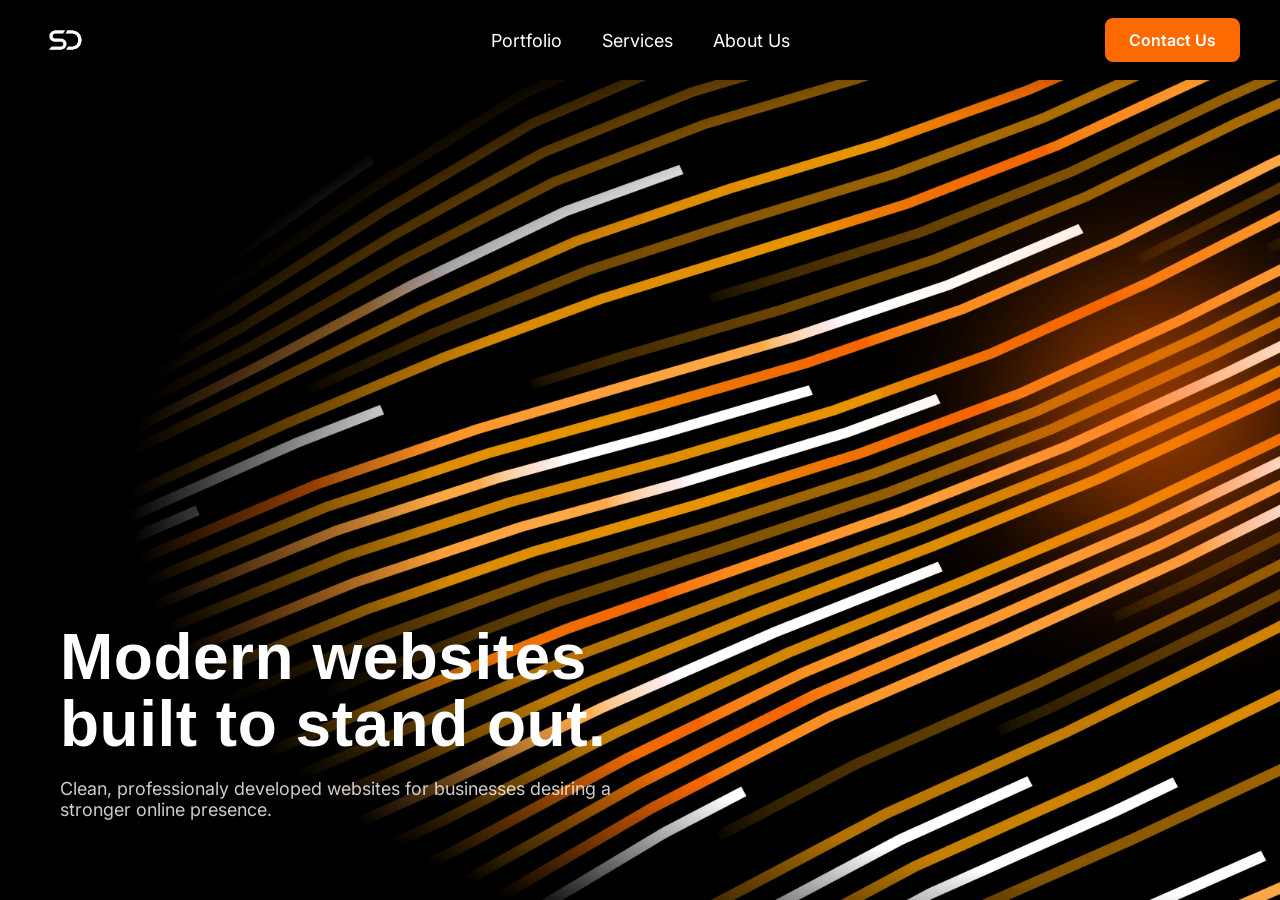
<file: index.html>
<!DOCTYPE html>
<html lang="en">
<head>
  <meta charset="UTF-8" />
  <meta name="viewport" content="width=device-width, initial-scale=1.0" />
  <link href="https://fonts.googleapis.com/css2?family=Inter:wght@300;400;500;600;700&display=swap" rel="stylesheet">
  <title>Sydell Designs</title>
  <link rel="stylesheet" href="styles.css">
</head>
<body>

  <header class="navbar">
    <div class="nav-left">
      <a href="index.html" class="logo-link">
        <img src="images/logo.png" alt="Logo" class="logo" />
      </a>
    </div>

    <nav class="nav-center">
      <a href="portfolio.html">Portfolio</a>
      <a href="services.html">Services</a>
      <a href="about.html">About Us</a>
    </nav>

    <div class="nav-right">
      <a href="contact.html" class="contact-btn">Contact Us</a>
    </div>
  </header>

  <main>
    <section class="hero">
      <div class="hero-left">
        <h1>Modern websites built to stand out.</h1>
        <p>
          Clean, professionaly developed websites for businesses desiring a stronger online presence.
        </p>
      </div>
    </section>
  </main>
 
</body>
</html>
</file>
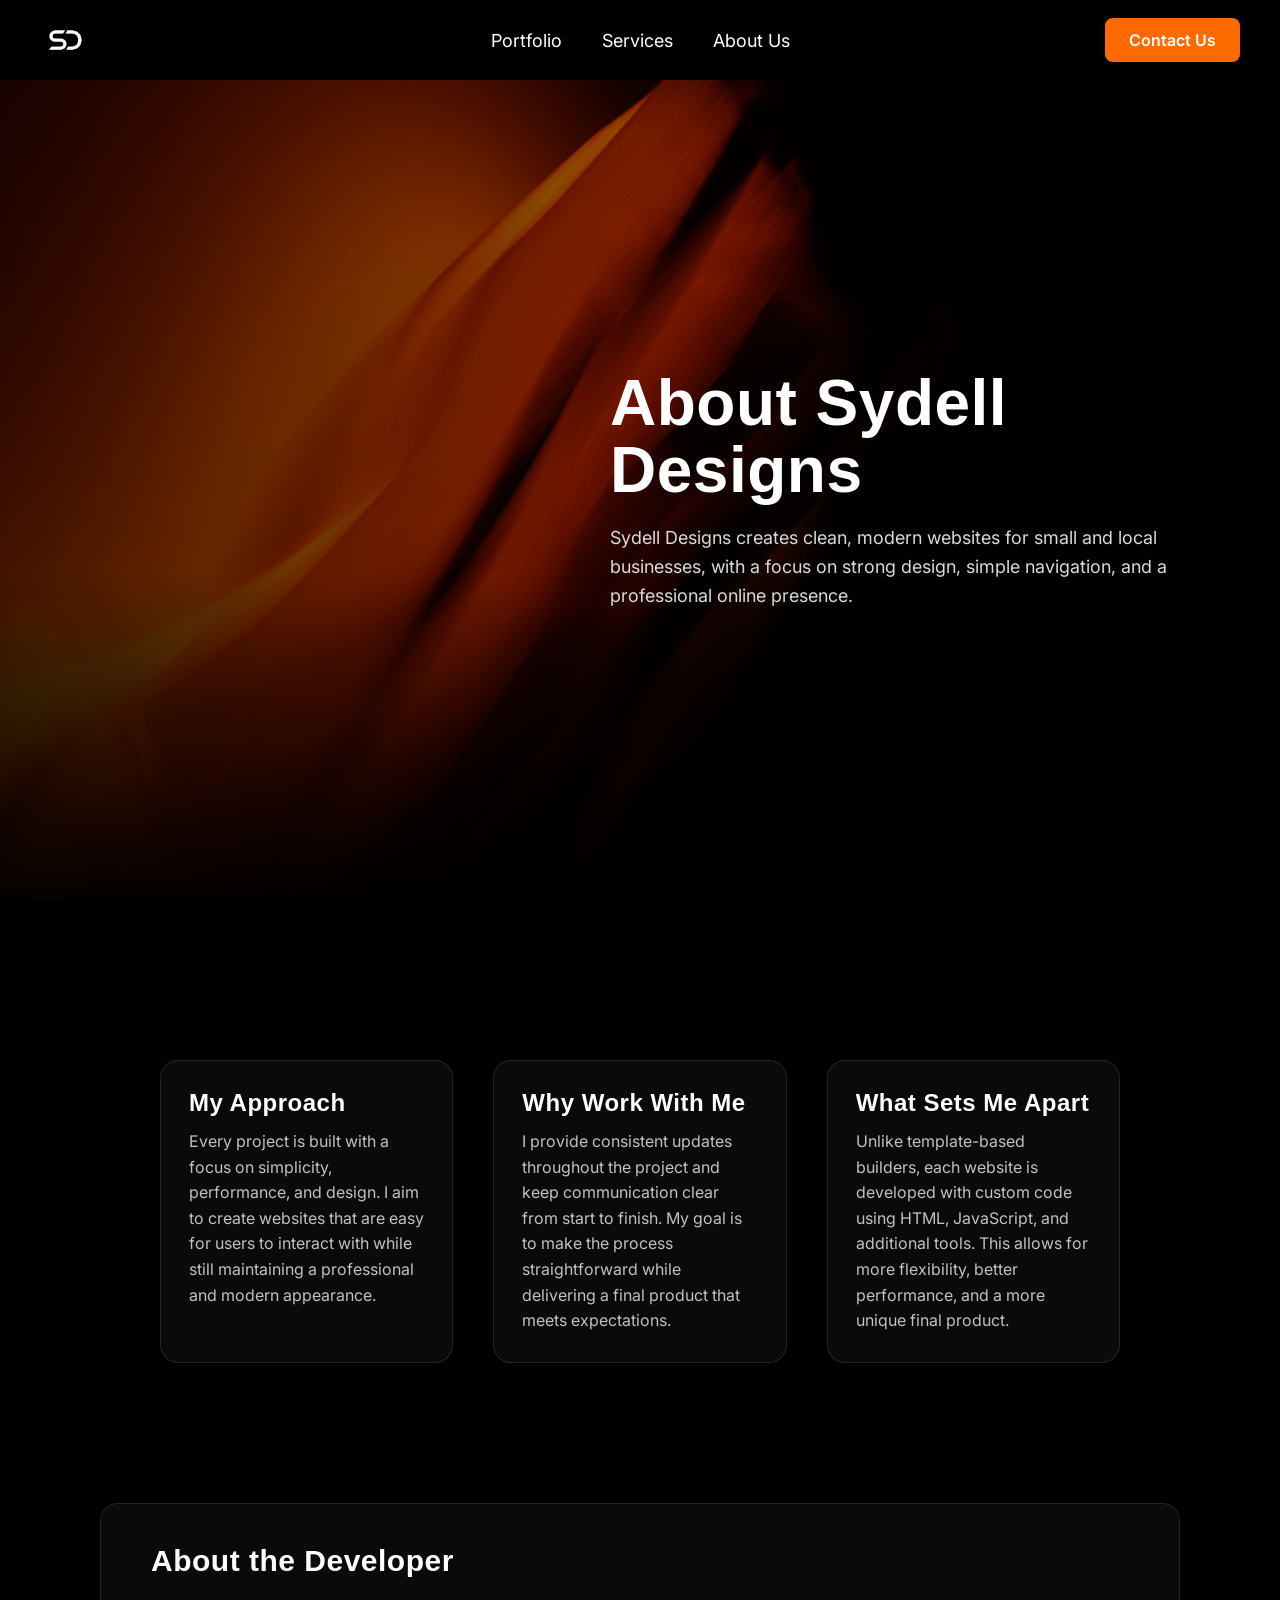
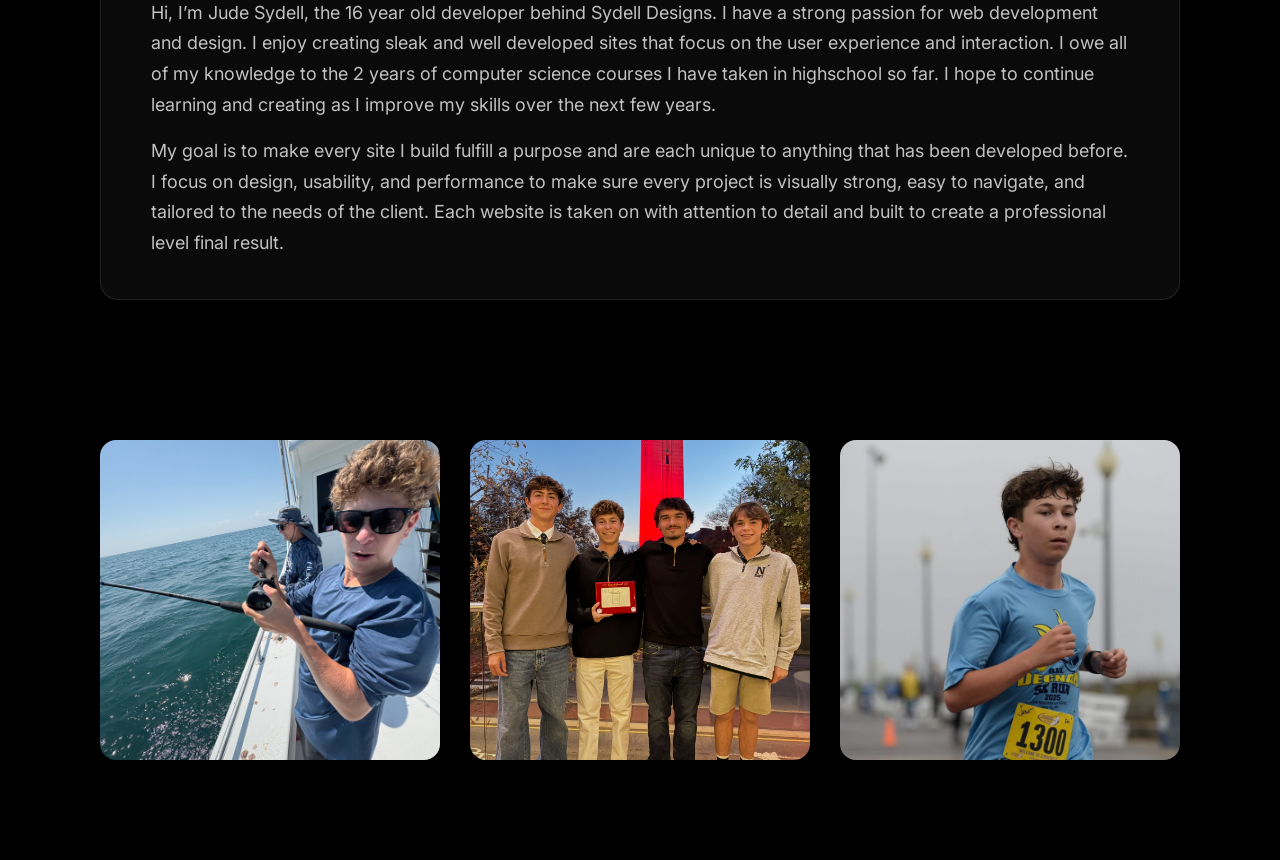
<file: about.html>
<!DOCTYPE html>
<html lang="en">
<head>
  <meta charset="UTF-8" />
  <meta name="viewport" content="width=device-width, initial-scale=1.0"/>
  <link href="https://fonts.googleapis.com/css2?family=Inter:wght@300;400;500;600;700&display=swap" rel="stylesheet">
  <title>About | Sydell Designs</title>
  <link rel="stylesheet" href="styles.css"/>
</head>
<body>

  <header class="navbar">
    <div class="nav-left">
      <a href="index.html" class="logo-link">
        <img src="images/logo.png" alt="Logo" class="logo"/>
      </a>
    </div>

    <nav class="nav-center">
      <a href="portfolio.html">Portfolio</a>
      <a href="services.html">Services</a>
      <a href="about.html">About Us</a>
    </nav>

    <div class="nav-right">
      <a href="contact.html" class="contact-btn">Contact Us</a>
    </div>
  </header>

  <main class="about-page">

    <section class="about-hero-image">
      <div class="about-hero-overlay">
        <div class="about-hero-text">
          <h1>About Sydell Designs</h1>
          <p>
            Sydell Designs creates clean, modern websites for small and local businesses, with a focus on strong design, simple navigation, and a professional online presence.
          </p>
        </div>
      </div>
    </section>

    <section class="about-content-wrap">
      <section class="about-grid">
        <div class="about-card">
          <h2>My Approach</h2>
          <p>
            Every project is built with a focus on simplicity, performance, and design. I aim to create websites that are easy for users to interact with while still maintaining a professional and modern appearance.
          </p>
        </div>

        <div class="about-card">
          <h2>Why Work With Me</h2>
          <p>
            I provide consistent updates throughout the project and keep communication clear from start to finish. My goal is to make the process straightforward while delivering a final product that meets expectations.
          </p>
        </div>

        <div class="about-card">
          <h2>What Sets Me Apart</h2>
          <p>
            Unlike template-based builders, each website is developed with custom code using HTML, JavaScript, and additional tools. This allows for more flexibility, better performance, and a more unique final product.
          </p>
        </div>
      </section>

      <section class="developer-section">
        <div class="developer-card">
          <h2>About the Developer</h2>
          <p>
            Hi, I’m Jude Sydell, the 16 year old developer behind Sydell Designs. I have a strong passion for web development and design. I enjoy creating sleak and well developed sites that focus on the user experience and interaction. I owe all of my knowledge to the 2 years of computer science courses I have taken in highschool so far. I hope to continue learning and creating as I improve my skills over the next few years.
          </p>
          <p>
            My goal is to make every site I build fulfill a purpose and are each unique to anything that has been developed before. I focus on design, usability, and performance to make sure every project is visually strong, easy to navigate, and tailored to the needs of the client. Each website is taken on with attention to detail and built to create a professional level final result.
          </p>
        </div>
      </section>
    </section>

    <!-- DEVELOPER IMAGES -->
<section class="developer-images">
  <img src="images/jude1.jpeg" alt="Jude 1">
  <img src="images/jude2.jpeg" alt="Jude 2">
  <img src="images/jude3.jpeg" alt="Jude 3">
</section>
  </main>

</body>
</html>
</file>
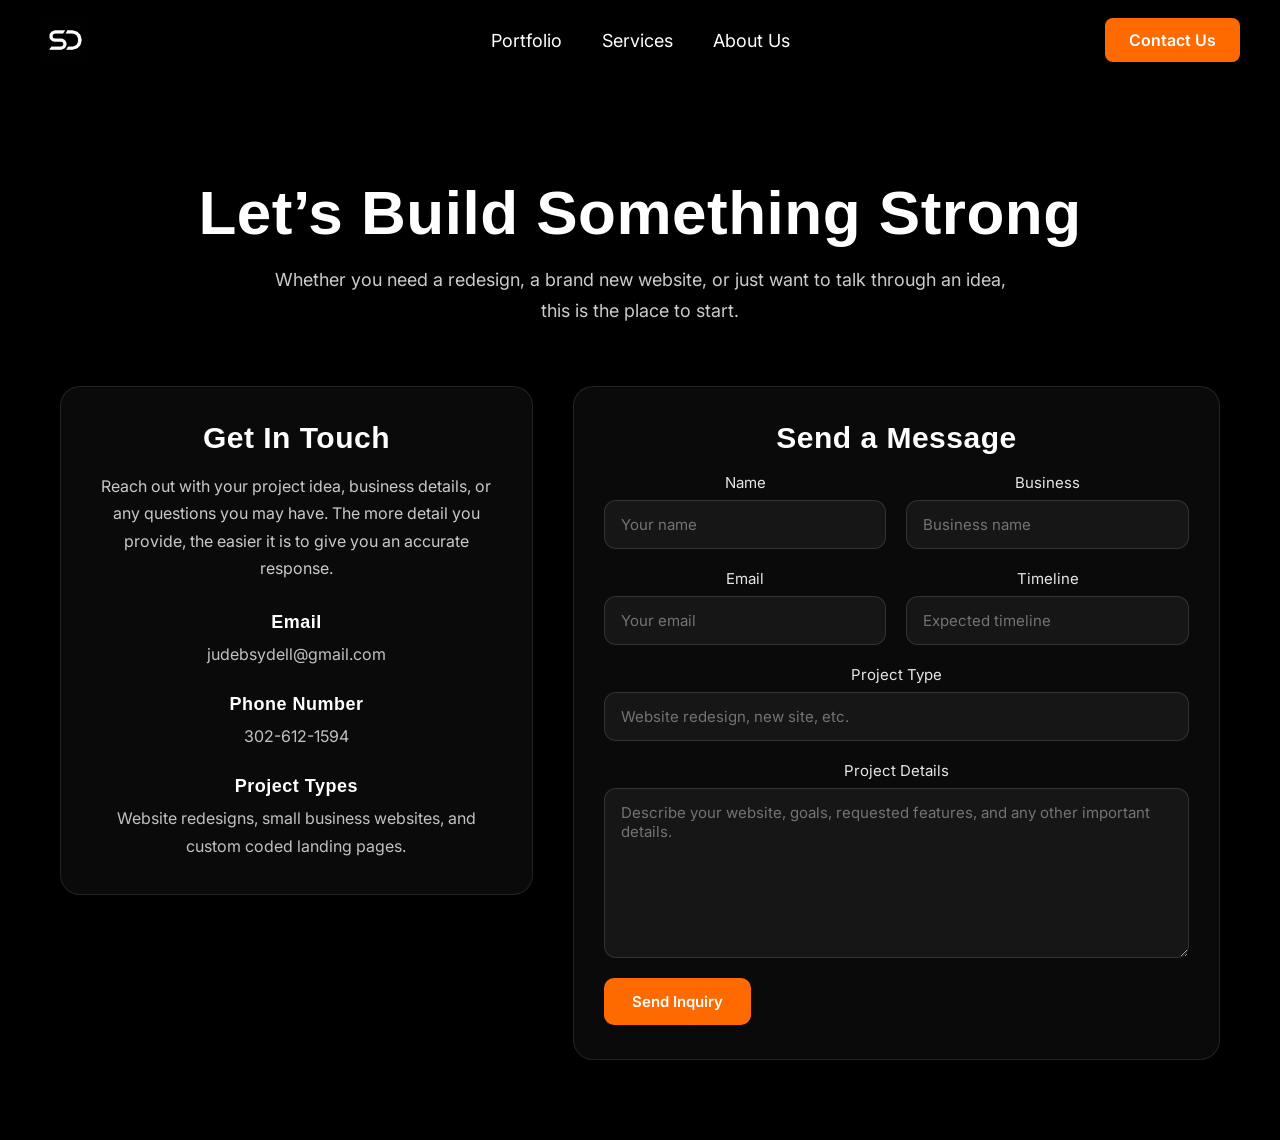
<file: contact.html>
<!DOCTYPE html>
<html lang="en">
<head>
  <meta charset="UTF-8" />
  <meta name="viewport" content="width=device-width, initial-scale=1.0"/>
  <link href="https://fonts.googleapis.com/css2?family=Inter:wght@300;400;500;600;700&display=swap" rel="stylesheet">
  <title>Contact | Sydell Designs</title>
  <link rel="stylesheet" href="styles.css"/>
</head>
<body>

  <header class="navbar">
    <div class="nav-left">
      <a href="index.html" class="logo-link">
        <img src="images/logo.png" alt="Logo" class="logo"/>
      </a>
    </div>

    <nav class="nav-center">
      <a href="portfolio.html">Portfolio</a>
      <a href="services.html">Services</a>
      <a href="about.html">About Us</a>
    </nav>

    <div class="nav-right">
      <a href="contact.html" class="contact-btn">Contact Us</a>
    </div>
  </header>

  <main class="contact-page">

    <section class="contact-hero-section">
      <div class="contact-hero-text">
        <h1>Let’s Build Something Strong</h1>
        <p>
          Whether you need a redesign, a brand new website, or just want to talk through an idea,
          this is the place to start.
        </p>
      </div>
    </section>

    <section class="contact-content">

      <div class="contact-info-card">
        <h2>Get In Touch</h2>
        <p class="contact-info-text">
          Reach out with your project idea, business details, or any questions you may have.
          The more detail you provide, the easier it is to give you an accurate response.
        </p>

        <div class="contact-info-block">
          <h3>Email</h3>
          <p>judebsydell@gmail.com</p>
        </div>

        <div class="contact-info-block">
          <h3>Phone Number</h3>
          <p>302-612-1594</p>
        </div>

        <div class="contact-info-block">
          <h3>Project Types</h3>
          <p>Website redesigns, small business websites, and custom coded landing pages.</p>
        </div>
      </div>

      <div class="contact-form-card">
        <h2>Send a Message</h2>

        <form
          class="contact-form"
          action="https://formspree.io/f/xrerryoe"
          method="POST"
        >
          <div class="form-row">
            <div class="form-group">
              <label for="name">Name</label>
              <input type="text" id="name" name="name" placeholder="Your name" required>
            </div>

            <div class="form-group">
              <label for="business">Business</label>
              <input type="text" id="business" name="business" placeholder="Business name">
            </div>
          </div>

          <div class="form-row">
            <div class="form-group">
              <label for="email">Email</label>
              <input type="email" id="email" name="email" placeholder="Your email" required>
            </div>

            <div class="form-group">
              <label for="timeline">Timeline</label>
              <input type="text" id="timeline" name="timeline" placeholder="Expected timeline">
            </div>
          </div>

          <div class="form-group">
            <label for="project">Project Type</label>
            <input type="text" id="project" name="project" placeholder="Website redesign, new site, etc.">
          </div>

          <div class="form-group">
            <label for="message">Project Details</label>
            <textarea id="message" name="message" rows="7" placeholder="Describe your website, goals, requested features, and any other important details." required></textarea>
          </div>

          <!-- Optional hidden fields -->
          <input type="hidden" name="_subject" value="New Sydell Designs Contact Form Submission">

          <button type="submit" class="submit-btn">Send Inquiry</button>
        </form>
      </div>

    </section>

  </main>

</body>
</html>
</file>
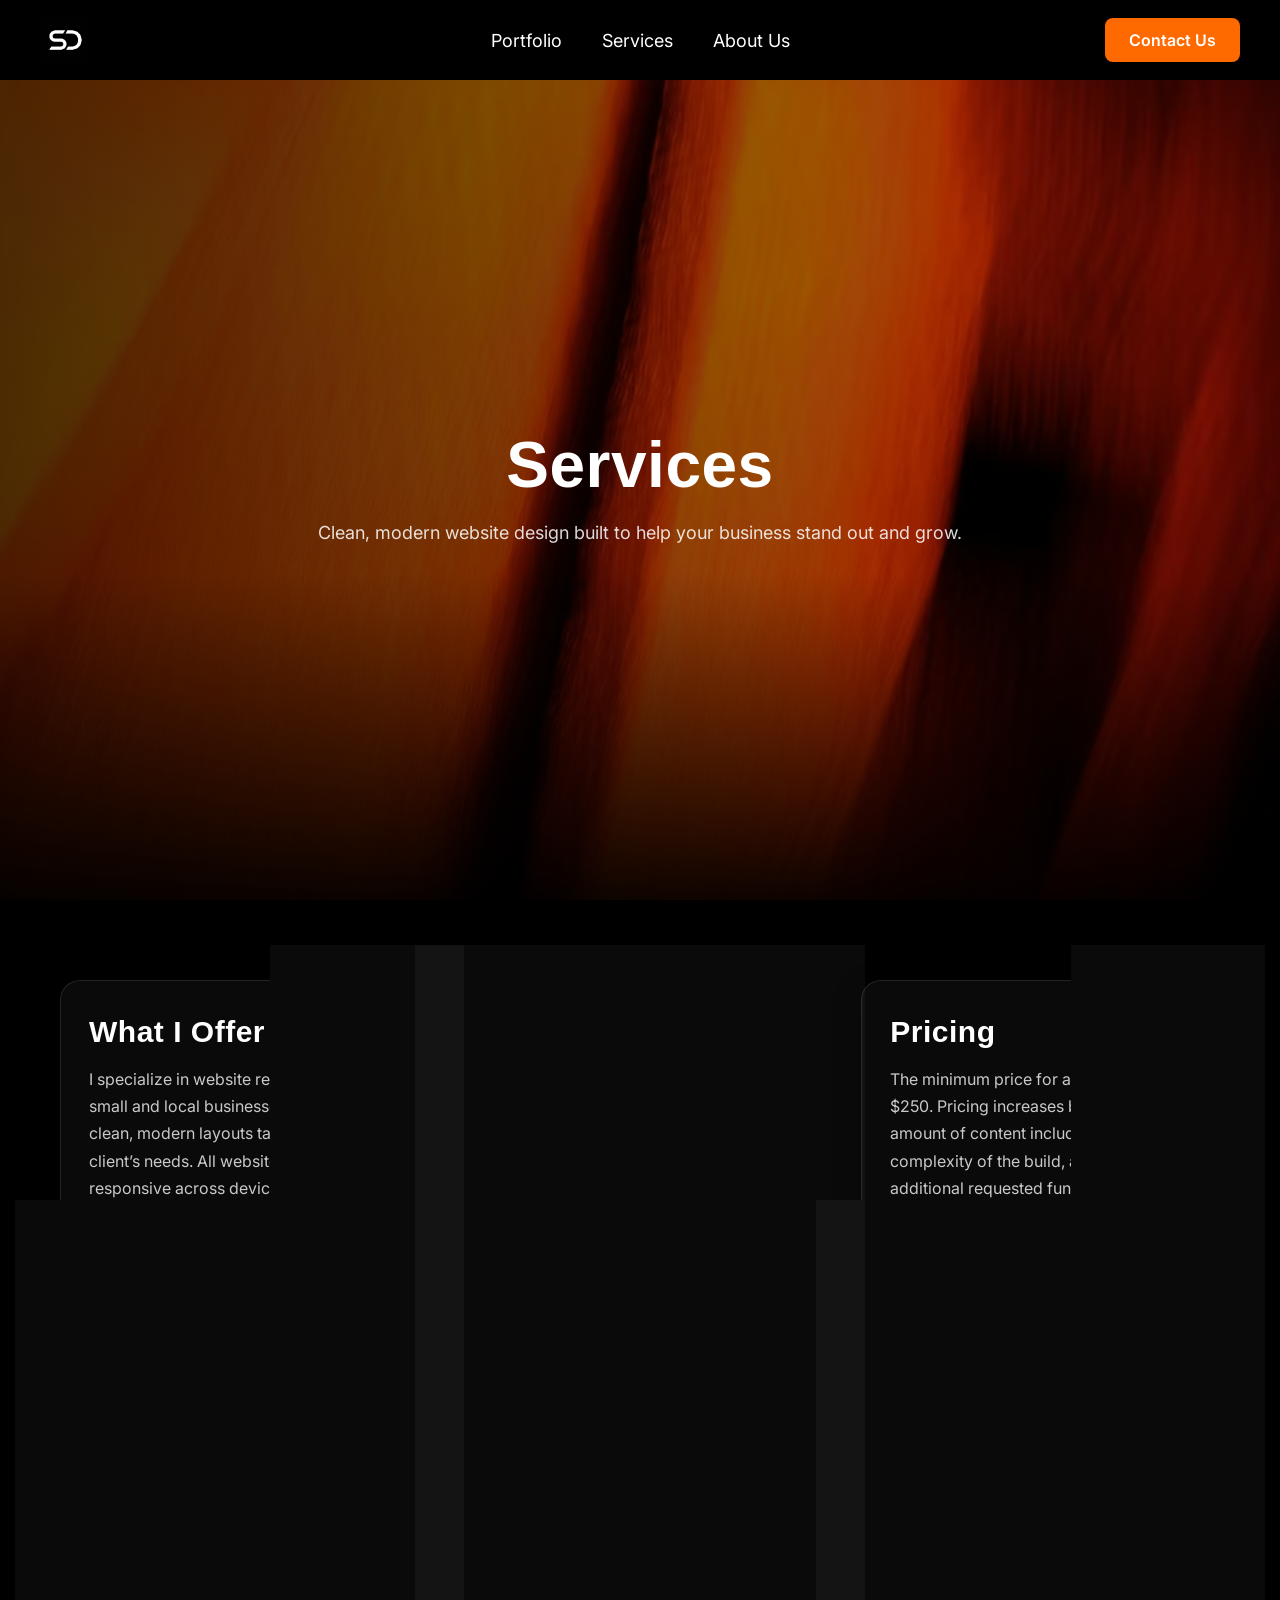
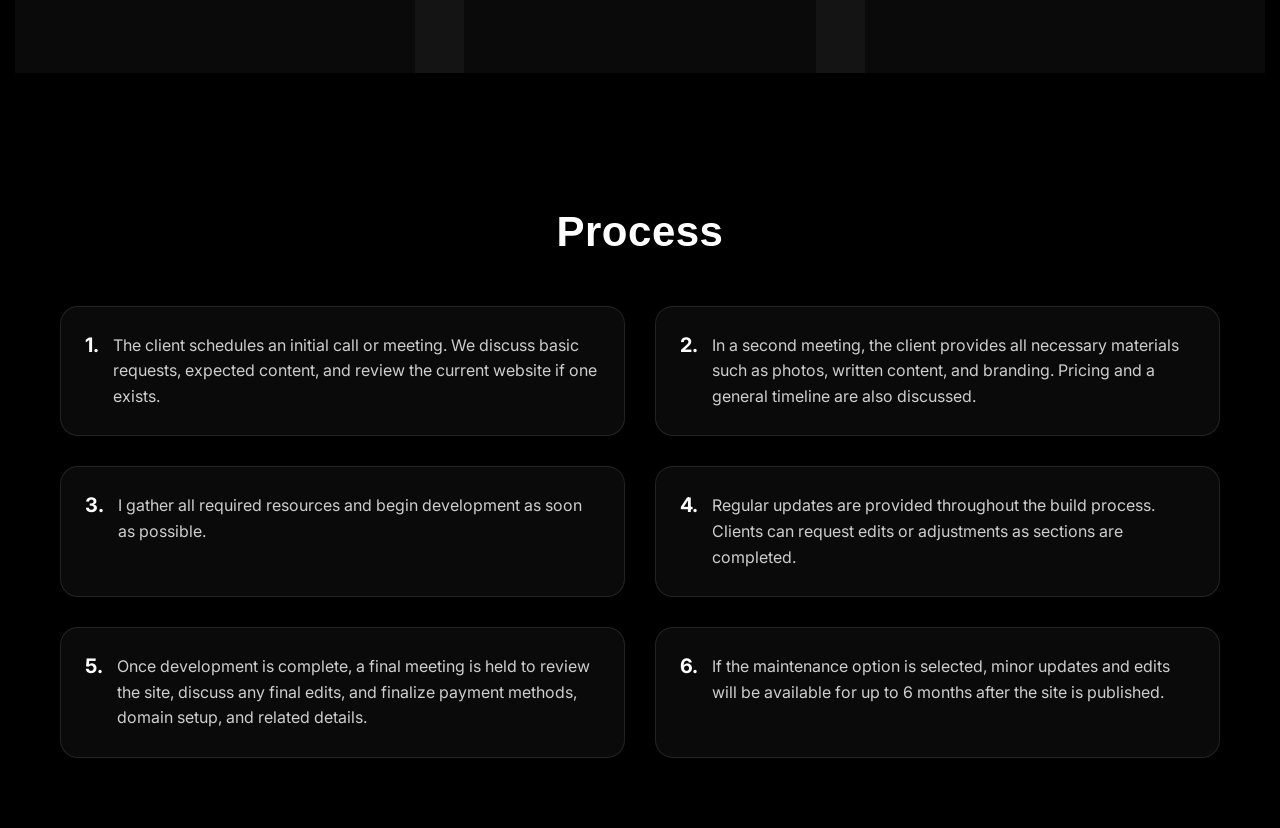
<file: services.html>
<!DOCTYPE html>
<html lang="en">
<head>
  <meta charset="UTF-8" />
  <meta name="viewport" content="width=device-width, initial-scale=1.0"/>
  <link href="https://fonts.googleapis.com/css2?family=Inter:wght@300;400;500;600;700&display=swap" rel="stylesheet">
  <title>Services | Sydell Designs</title>
  <link rel="stylesheet" href="styles.css"/>
</head>
<body>

  <!-- NAVBAR -->
  <header class="navbar">
    <div class="nav-left">
      <a href="index.html" class="logo-link">
        <img src="images/logo.png" alt="Logo" class="logo"/>
      </a>
    </div>

    <nav class="nav-center">
      <a href="portfolio.html">Portfolio</a>
      <a href="services.html">Services</a>
      <a href="about.html">About Us</a>
    </nav>

    <div class="nav-right">
      <a href="contact.html" class="contact-btn">Contact Us</a>
    </div>
  </header>

  <main class="services-page">

    <!-- HERO IMAGE -->
    <section class="services-hero">
      <div class="services-hero-overlay">
        <div class="services-hero-text">
          <h1>Services</h1>
          <p>
            Clean, modern website design built to help your business stand out and grow.
          </p>
        </div>
      </div>
    </section>

    <!-- SERVICES CARDS -->
    <div class="services-grid">

      <section class="services-card">
        <h1>What I Offer</h1>
        <p class="services-text">
          I specialize in website redesigns for small and local businesses, creating clean, modern layouts tailored to each client’s needs. All websites are fully responsive across devices and designed to be both visually appealing and easy to navigate.

          Project timelines typically range from about a week to up to a month depending on complexity, with regular progress updates provided throughout the process. Each site is built using HTML, JavaScript, and additional development tools to ensure a professional, reliable result that attracts and retains users.
        </p>
      </section>

      <section class="services-card">
        <h1>Limitations</h1>
        <p class="services-text">
          My services are focused on standard business websites and redesigns. I do not build full web applications or large-scale e-commerce platforms for online stores.

          Projects are completed within a defined scope, including a limited number of revisions per phase to ensure efficiency. Additional changes or major adjustments may require extra time.

          While project timelines are estimated and aimed to be completed as quickly as possible, exact completion dates are not guaranteed and depend on project complexity and communication.

          Post-launch updates and maintenance are available for up to 6 months after the website is published. Ongoing support beyond that period can be discussed if needed.
        </p>
      </section>

      <section class="services-card">
        <h1>Pricing</h1>
        <p class="services-text">
          The minimum price for a website is $250. Pricing increases based on the amount of content included, the complexity of the build, and any additional requested functions.

          Pricing may also be adjusted during the project if substantially more content is added than originally expected or if the requested timeline is significantly shortened. If this happens, I will communicate clearly and will not suddenly make a drastic price increase without discussion.

          Negotiation may be considered depending on the size and scale of the site.

          Post-publishing maintenance is available for an additional $50 upfront. This includes minor updates or edits to the website for the following 6 months after launch.
        </p>
      </section>

    </div>

    <!-- PROCESS SECTION -->
    <section class="process-section">
      <h1>Process</h1>

      <ol class="process-list">

        <li class="process-item">
          <span class="process-number">1.</span>
          <p class="process-text">
            The client schedules an initial call or meeting. We discuss basic requests, expected content, and review the current website if one exists.
          </p>
        </li>

        <li class="process-item">
          <span class="process-number">2.</span>
          <p class="process-text">
            In a second meeting, the client provides all necessary materials such as photos, written content, and branding. Pricing and a general timeline are also discussed.
          </p>
        </li>

        <li class="process-item">
          <span class="process-number">3.</span>
          <p class="process-text">
            I gather all required resources and begin development as soon as possible.
          </p>
        </li>

        <li class="process-item">
          <span class="process-number">4.</span>
          <p class="process-text">
            Regular updates are provided throughout the build process. Clients can request edits or adjustments as sections are completed.
          </p>
        </li>

        <li class="process-item">
          <span class="process-number">5.</span>
          <p class="process-text">
            Once development is complete, a final meeting is held to review the site, discuss any final edits, and finalize payment methods, domain setup, and related details.
          </p>
        </li>

        <li class="process-item">
          <span class="process-number">6.</span>
          <p class="process-text">
            If the maintenance option is selected, minor updates and edits will be available for up to 6 months after the site is published.
          </p>
        </li>

      </ol>
    </section>

  </main>

</body>
</html>
</file>
<file: styles.css>
* {
  margin: 0;
  padding: 0;
  box-sizing: border-box;
}

body {
  font-family: Arial, sans-serif;
  background: #000;
  color: white;
  overflow-x: hidden;
}

/* ================= NAVBAR ================= */
.navbar {
  width: 100%;
  height: 80px;
  padding: 0 40px;
  display: flex;
  align-items: center;
  justify-content: space-between;
  background-color: #000;
  position: relative;
  z-index: 10;
}

.nav-left,
.nav-right {
  display: flex;
  align-items: center;
}

.logo-link {
  display: flex;
  align-items: center;
  text-decoration: none;
}

.logo {
  width: 50px;
  height: 50px;
  object-fit: contain;
  display: block;
}

/* CENTER LINKS */
.nav-center {
  position: absolute;
  left: 50%;
  transform: translateX(-50%);
  display: flex;
  gap: 40px;
}

.nav-center a {
  position: relative;
  text-decoration: none;
  color: white;
  font-size: 18px;
  transition: opacity 0.2s ease;
}

.nav-center a::after {
  content: "";
  position: absolute;
  left: 0;
  bottom: -5px;
  width: 0;
  height: 2px;
  background: white;
  transition: width 0.3s ease;
}

.nav-center a:hover {
  opacity: 0.85;
}

.nav-center a:hover::after {
  width: 100%;
}

/* CONTACT BUTTON */
.contact-btn {
  background: #ff6a00;
  color: white;
  padding: 12px 24px;
  border-radius: 8px;
  text-decoration: none;
  font-weight: 600;
  border: none;
  transition: background-color 0.2s ease, transform 0.2s ease;
}

.contact-btn:hover {
  background: #e65c00;
  transform: translateY(-2px);
}

/* ================= HOME HERO ================= */
.hero {
  position: relative;
  height: calc(100vh - 80px);
  display: flex;
  align-items: flex-end;
  padding: 0 60px 80px;
  background: black;
  overflow: hidden;
}

.hero::before {
  content: "";
  position: absolute;
  inset: 0;
  background: url("images/hero.jpg") right center / cover no-repeat;
  -webkit-mask-image: radial-gradient(120% 90% at 100% 50%, black 0 55%, transparent 75%);
  mask-image: radial-gradient(120% 90% at 100% 50%, black 0 55%, transparent 75%);
  -webkit-mask-size: 100% 100%;
  mask-size: 100% 100%;
  -webkit-mask-repeat: no-repeat;
  mask-repeat: no-repeat;
  z-index: 0;
}

.hero::after {
  content: "";
  position: absolute;
  right: -10%;
  top: 10%;
  width: 500px;
  height: 500px;
  background: radial-gradient(circle, rgba(255, 100, 0, 0.8), transparent 60%);
  filter: blur(60px);
  z-index: 0;
}

.hero-left {
  position: relative;
  z-index: 2;
  max-width: 600px;
}

.hero-left h1 {
  font-size: 64px;
  line-height: 1.05;
  margin-bottom: 20px;
}

.hero-left p {
  font-size: 18px;
  color: rgba(255,255,255,0.8);
}

/* ================= PORTFOLIO ================= */
.portfolio-page {
  min-height: calc(100vh - 80px);
  background: #000;
  padding: 40px 40px 60px;
}

.portfolio-grid {
  display: grid;
  grid-template-columns: repeat(3, 1fr);
  gap: 40px 32px;
  justify-items: end;
  align-items: start;
}

.project-card {
  width: 100%;
  max-width: 320px;
  text-align: center;
  justify-self: end;
}

.project-link {
  display: block;
  text-decoration: none;
}

.project-image {
  width: 100%;
  border-radius: 10px;
  display: block;
  transition: transform 0.25s ease, opacity 0.25s ease;
}

.project-image:hover {
  transform: translateY(-4px);
  opacity: 0.92;
}

.project-title {
  margin-top: 12px;
  font-size: 22px;
}

.project-date {
  margin-top: 6px;
  font-size: 14px;
  color: rgba(255,255,255,0.7);
}

/* ================= SERVICES PAGE ================= */
.services-page {
  min-height: calc(100vh - 80px);
  background: #000;
  padding: 0;
}

/* ================= SERVICES HERO ================= */
.services-hero {
  position: relative;
  width: 100%;
  height: calc(100vh - 80px);
  margin: 0;
  padding: 0;
  background:
    linear-gradient(to bottom, rgba(0,0,0,0) 60%, rgba(0,0,0,0.9) 100%),
    linear-gradient(to left, rgba(0,0,0,0.2), rgba(0,0,0,0.7)),
    url("images/hero3.avif") center/cover no-repeat;
  display: flex;
  align-items: center;
}

.services-hero-overlay {
  width: 100%;
  height: 100%;

  display: flex;
  align-items: center;      /* vertical center */
  justify-content: center;  /* horizontal center */

  text-align: center;
}

.services-hero-text {
  max-width: 700px;
}

.services-hero-text h1 {
  font-size: 64px;
  margin-bottom: 20px;
}

.services-hero-text p {
  font-size: 18px;
  color: rgba(255,255,255,0.85);
  line-height: 1.6;
}

.services-hero-text h1 {
  font-size: 64px;
  margin-bottom: 20px;
  line-height: 1.05;
}

.services-hero-text p {
  font-size: 18px;
  color: rgba(255,255,255,0.85);
  line-height: 1.6;
}

/* ================= SERVICES CARDS ================= */
.services-grid {
  display: grid;
  grid-template-columns: repeat(3, minmax(280px, 1fr));
  gap: 42px;
  align-items: stretch;
  margin-top: 80px;
  padding: 0 60px 70px;
}

.services-card {
  background: rgba(255, 255, 255, 0.04);
  border: 1px solid rgba(255, 255, 255, 0.1);
  border-radius: 20px;
  padding: 34px 28px;
  min-height: 280px;
  box-shadow: 0 10px 30px rgba(0, 0, 0, 0.25);
  opacity: 0;
  transform: translateY(24px);
  animation: fadeUp 0.8s ease forwards;
  transition: transform 0.3s ease, border-color 0.3s ease, background-color 0.3s ease, box-shadow 0.3s ease;
}

.services-card:nth-child(2) {
  animation-delay: 0.18s;
}

.services-card:nth-child(3) {
  animation-delay: 0.36s;
}

.services-card:hover {
  transform: translateY(-8px);
  border-color: rgba(255, 106, 0, 0.5);
  background: rgba(255, 255, 255, 0.06);
  box-shadow: 0 18px 40px rgba(0, 0, 0, 0.35);
}

.services-card h1 {
  font-size: 30px;
  margin-bottom: 18px;
  line-height: 1.1;
}

.services-text {
  font-size: 16px;
  color: rgba(255,255,255,0.78);
  line-height: 1.7;
}

/* ================= PROCESS SECTION ================= */
.process-section {
  margin-top: 120px;
  width: 100%;
  display: flex;
  flex-direction: column;
  align-items: center;
  padding: 0 60px 70px;
}

.process-section h1 {
  font-size: 42px;
  margin-bottom: 50px;
  text-align: center;
}

.process-list {
  list-style: none;
  width: 100%;
  max-width: 1200px;
  display: grid;
  grid-template-columns: repeat(2, 1fr);
  gap: 30px;
}

.process-item {
  background: rgba(255, 255, 255, 0.04);
  border: 1px solid rgba(255, 255, 255, 0.1);
  border-radius: 18px;
  padding: 26px 24px;
  display: flex;
  align-items: flex-start;
  gap: 14px;
  transition: all 0.3s ease;
}

.process-item:hover {
  transform: translateY(-6px);
  border-color: rgba(255, 106, 0, 0.5);
  background: rgba(255, 255, 255, 0.06);
}

.process-number {
  font-size: 20px;
  font-weight: 700;
  color: white;
  flex-shrink: 0;
}

.process-text {
  font-size: 16px;
  line-height: 1.6;
  color: rgba(255,255,255,0.8);
}

/* ================= ABOUT PAGE ================= */
.about-page {
  min-height: calc(100vh - 80px);
  background: #000;
  display: flex;
  flex-direction: column;
}

.about-hero-image {
  position: relative;
  height: calc(100vh - 80px);
  background:
    linear-gradient(to left, rgba(0, 0, 0, 0.15), rgba(0, 0, 0, 0.7)),
    url("images/hero2.jpg") center/cover no-repeat;
  display: flex;
  align-items: center;
}

.about-hero-overlay {
  width: 100%;
  padding: 0 70px;
  display: flex;
  justify-content: flex-end;
}

.about-hero-text {
  max-width: 600px;
  text-align: left;
}

.about-hero-text h1 {
  font-size: 64px;
  margin-bottom: 20px;
  line-height: 1.05;
}

.about-hero-text p {
  font-size: 18px;
  color: rgba(255,255,255,0.85);
  line-height: 1.6;
}

.about-grid {
  width: 100%;
  max-width: 1200px;
  margin: 80px auto 0;
  padding: 0 60px 80px;
  display: grid;
  grid-template-columns: repeat(3, 1fr);
  gap: 40px;
}

.about-card {
  background: rgba(255,255,255,0.04);
  border: 1px solid rgba(255,255,255,0.1);
  border-radius: 18px;
  padding: 28px;
  transition: 0.3s ease;
}

.about-card:hover {
  transform: translateY(-6px);
  border-color: rgba(255,106,0,0.5);
  background: rgba(255,255,255,0.06);
}

.about-card h2 {
  margin-bottom: 12px;
  font-size: 24px;
}

.about-card p {
  color: rgba(255,255,255,0.75);
  line-height: 1.6;
}

/* ================= CONTACT PAGE ================= */
.contact-page {
  min-height: calc(100vh - 80px);
  background: #000;
  padding: 100px 60px;
  display: flex;
  flex-direction: column;
  align-items: center;
  text-align: center;
}

.contact-hero {
  max-width: 700px;
}

.contact-hero h1 {
  font-size: 56px;
  margin-bottom: 20px;
}

.contact-hero p {
  font-size: 18px;
  color: rgba(255,255,255,0.8);
  line-height: 1.6;
}

/* ================= ANIMATION ================= */
@keyframes fadeUp {
  to {
    opacity: 1;
    transform: translateY(0);
  }
}

/* ================= MOBILE ================= */
@media (max-width: 1100px) {
  .portfolio-grid {
    grid-template-columns: repeat(2, 1fr);
    justify-items: center;
  }

  .project-card {
    justify-self: center;
  }

  .services-grid {
    grid-template-columns: 1fr;
    gap: 28px;
  }

  .process-list {
    grid-template-columns: 1fr;
  }

  .about-grid {
    grid-template-columns: 1fr;
  }
}

@media (max-width: 900px) {
  .navbar {
    flex-direction: column;
    height: auto;
    padding: 20px;
    gap: 15px;
  }

  .nav-center {
    position: static;
    transform: none;
    flex-wrap: wrap;
    justify-content: center;
  }

  .hero {
    padding: 40px 20px 60px;
  }

  .hero-left h1 {
    font-size: 40px;
  }

  .portfolio-page {
    padding: 30px 20px 50px;
  }

  .portfolio-grid {
    grid-template-columns: 1fr;
    gap: 30px;
  }

  .services-hero {
    height: 70vh;
  }

  .services-hero-overlay {
    justify-content: center;
    padding: 0 24px;
  }

  .services-hero-text {
    max-width: 100%;
    text-align: center;
  }

  .services-hero-text h1 {
    font-size: 40px;
  }

  .services-grid {
    padding: 0 20px 60px;
    margin-top: 50px;
  }

  .services-card {
    padding: 28px 22px;
    min-height: auto;
  }

  .services-card h1 {
    font-size: 26px;
  }

  .process-section {
    padding: 0 20px 60px;
    margin-top: 80px;
  }

  .about-hero-image {
    height: 70vh;
    background-position: center;
  }

  .about-hero-overlay {
    justify-content: center;
    padding: 0 24px;
  }

  .about-hero-text {
    max-width: 100%;
    text-align: center;
  }

  .about-hero-text h1 {
    font-size: 40px;
  }

  .about-grid {
    grid-template-columns: 1fr;
    padding: 0 20px 60px;
    margin-top: 50px;
  }

  .contact-page {
    padding: 60px 20px;
  }

  .contact-hero h1 {
    font-size: 40px;
  }
}

/* ================= ABOUT PAGE ================= */
.about-page {
  min-height: calc(100vh - 80px);
  background: #000;
  display: flex;
  flex-direction: column;
}

.about-hero-image {
  position: relative;
  height: calc(100vh - 80px);
  background:
    linear-gradient(to bottom, rgba(0,0,0,0) 60%, rgba(0,0,0,0.9) 100%), /* ↓ fade to black */
    linear-gradient(to left, rgba(0,0,0,0.15), rgba(0,0,0,0.7)),        /* side fade */
    url("images/hero2.jpg") center/cover no-repeat;
  display: flex;
  align-items: center;
}

.about-hero-overlay {
  width: 100%;
  padding: 0 70px;
  display: flex;
  justify-content: flex-end;
}

.about-hero-text {
  max-width: 600px;
  text-align: left;
}

.about-hero-text h1 {
  font-size: 64px;
  margin-bottom: 20px;
  line-height: 1.05;
}

.about-hero-text p {
  font-size: 18px;
  color: rgba(255,255,255,0.85);
  line-height: 1.6;
}

/* WRAP BOTH GRID + DEVELOPER TO SAME WIDTH */
.about-content-wrap {
  width: 100%;
  max-width: 1200px;
  margin: 80px auto 0;
  padding: 0 60px 80px;
}

.about-grid {
  width: 100%;
  display: grid;
  grid-template-columns: repeat(3, 1fr);
  gap: 40px;
}

.about-card {
  background: rgba(255,255,255,0.04);
  border: 1px solid rgba(255,255,255,0.1);
  border-radius: 18px;
  padding: 28px;
  transition: 0.3s ease;
}

.about-card:hover {
  transform: translateY(-6px);
  border-color: rgba(255,106,0,0.5);
  background: rgba(255,255,255,0.06);
}

.about-card h2 {
  margin-bottom: 12px;
  font-size: 24px;
}

.about-card p {
  color: rgba(255,255,255,0.75);
  line-height: 1.6;
}

/* ================= DEVELOPER SECTION ================= */
.developer-section {
  width: 100%;
  margin-top: 60px;
}

.developer-card {
  width: 100%;
  background: rgba(255,255,255,0.04);
  border: 1px solid rgba(255,255,255,0.1);
  border-radius: 18px;
  padding: 40px 50px;
  transition: 0.3s ease;
}

.developer-card:hover {
  transform: translateY(-6px);
  border-color: rgba(255,106,0,0.5);
  background: rgba(255,255,255,0.06);
}

.developer-card h2 {
  font-size: 30px;
  margin-bottom: 20px;
}

.developer-card p {
  font-size: 18px;
  line-height: 1.7;
  color: rgba(255,255,255,0.75);
  max-width: none;
  margin-bottom: 16px;
}

.developer-card p:last-child {
  margin-bottom: 0;
}

/* MOBILE */
@media (max-width: 900px) {
  .about-hero-image {
    height: 70vh;
    background-position: center;
  }

  .about-hero-overlay {
    justify-content: center;
    padding: 0 24px;
  }

  .about-hero-text {
    max-width: 100%;
    text-align: center;
  }

  .about-hero-text h1 {
    font-size: 40px;
  }

  .about-content-wrap {
    padding: 0 20px 60px;
    margin-top: 50px;
  }

  .about-grid {
    grid-template-columns: 1fr;
  }

  .developer-card {
    padding: 28px 22px;
  }

  .developer-card h2 {
    font-size: 26px;
  }

  .developer-card p {
    font-size: 16px;
  }
}

/* ================= DEVELOPER IMAGES ================= */
.developer-images {
  width: 100%;
  max-width: 1200px;
  margin: 60px auto 100px;

  display: grid;
  grid-template-columns: repeat(3, 1fr);
  gap: 30px;

  padding: 0 60px;
}

.developer-images img {
  width: 100%;
  height: 320px;
  object-fit: cover;

  border-radius: 16px;

  transition: transform 0.3s ease, opacity 0.3s ease;
}

.developer-images img:hover {
  transform: translateY(-6px);
  opacity: 0.9;
}

* {
  margin: 0;
  padding: 0;
  box-sizing: border-box;
}

body {
  font-family: Arial, sans-serif;
  background: #000;
  color: white;
  overflow-x: hidden;
}

/* ================= NAVBAR ================= */
.navbar {
  width: 100%;
  height: 80px;
  padding: 0 40px;
  display: flex;
  align-items: center;
  justify-content: space-between;
  background-color: #000;
  position: relative;
  z-index: 10;
}

.nav-left,
.nav-right {
  display: flex;
  align-items: center;
}

.logo-link {
  display: flex;
  align-items: center;
  text-decoration: none;
}

.logo {
  width: 50px;
  height: 50px;
  object-fit: contain;
  display: block;
}

/* CENTER LINKS */
.nav-center {
  position: absolute;
  left: 50%;
  transform: translateX(-50%);
  display: flex;
  gap: 40px;
}

.nav-center a {
  position: relative;
  text-decoration: none;
  color: white;
  font-size: 18px;
  transition: opacity 0.2s ease;
}

.nav-center a::after {
  content: "";
  position: absolute;
  left: 0;
  bottom: -5px;
  width: 0;
  height: 2px;
  background: white;
  transition: width 0.3s ease;
}

.nav-center a:hover {
  opacity: 0.85;
}

.nav-center a:hover::after {
  width: 100%;
}

/* CONTACT BUTTON */
.contact-btn {
  background: #ff6a00;
  color: white;
  padding: 12px 24px;
  border-radius: 8px;
  text-decoration: none;
  font-weight: 600;
  border: none;
  transition: background-color 0.2s ease, transform 0.2s ease;
}

.contact-btn:hover {
  background: #e65c00;
  transform: translateY(-2px);
}

/* ================= HOME HERO ================= */
.hero {
  position: relative;
  height: calc(100vh - 80px);
  display: flex;
  align-items: flex-end;
  padding: 0 60px 80px;
  background: black;
  overflow: hidden;
}

.hero::before {
  content: "";
  position: absolute;
  inset: 0;
  background: url("images/hero.jpg") right center / cover no-repeat;
  -webkit-mask-image: radial-gradient(120% 90% at 100% 50%, black 0 55%, transparent 75%);
  mask-image: radial-gradient(120% 90% at 100% 50%, black 0 55%, transparent 75%);
  -webkit-mask-size: 100% 100%;
  mask-size: 100% 100%;
  -webkit-mask-repeat: no-repeat;
  mask-repeat: no-repeat;
  z-index: 0;
}

.hero::after {
  content: "";
  position: absolute;
  right: -10%;
  top: 10%;
  width: 500px;
  height: 500px;
  background: radial-gradient(circle, rgba(255, 100, 0, 0.8), transparent 60%);
  filter: blur(60px);
  z-index: 0;
}

.hero-left {
  position: relative;
  z-index: 2;
  max-width: 600px;
}

.hero-left h1 {
  font-size: 64px;
  line-height: 1.05;
  margin-bottom: 20px;
}

.hero-left p {
  font-size: 18px;
  color: rgba(255,255,255,0.8);
}

/* ================= PORTFOLIO ================= */
.portfolio-page {
  padding: 80px 20px;
}

/* GRID LAYOUT (2 per row + centered) */
.portfolio-grid {
  display: grid;
  grid-template-columns: repeat(2, 1fr);
  gap: 60px;
  max-width: 1100px;
  margin: 0 auto;
  justify-items: center;
}

/* CARD */
.project-card {
  width: 100%;
  max-width: 420px;
  text-align: center;
}

/* IMAGE (horizontal + clean fit) */
.project-image {
  width: 100%;
  height: 240px;
  object-fit: cover;
  object-position: center top; /* keeps top visible (better for your template image) */
  border-radius: 12px;
  display: block;
  transition: 0.3s ease;
}

/* HOVER EFFECT (optional but looks way better) */
.project-card:hover .project-image {
  transform: scale(1.03);
}

/* TEXT */
.project-title {
  margin-top: 16px;
  font-size: 22px;
  font-weight: 600;
}

.project-date {
  font-size: 14px;
  opacity: 0.7;
}


.project-image:hover {
  transform: translateY(-4px);
  opacity: 0.92;
}

.project-title {
  margin-top: 18px;
  font-size: 28px;
  line-height: 1.15;
}

.project-date {
  margin-top: 8px;
  font-size: 15px;
  color: rgba(255,255,255,0.7);
}

/* MOBILE */
@media (max-width: 900px) {
  .portfolio-page {
    padding: 40px 22px 60px;
  }

  .portfolio-grid {
    grid-template-columns: 1fr;
    gap: 45px;
  }

  .project-image {
    height: 260px;
  }

  .project-title {
    font-size: 24px;
  }
}

/* ================= SERVICES CARDS ================= */
.services-grid {
  display: grid;
  grid-template-columns: repeat(3, minmax(280px, 1fr));
  gap: 42px;
  align-items: stretch;
  margin-top: 80px;
  padding: 0 60px 70px;
}

.services-card {
  background: rgba(255, 255, 255, 0.04);
  border: 1px solid rgba(255, 255, 255, 0.1);
  border-radius: 20px;
  padding: 34px 28px;
  min-height: 280px;
  box-shadow: 0 10px 30px rgba(0, 0, 0, 0.25);
  opacity: 0;
  transform: translateY(24px);
  animation: fadeUp 0.8s ease forwards;
  transition: transform 0.3s ease, border-color 0.3s ease, background-color 0.3s ease, box-shadow 0.3s ease;
}

.services-card:nth-child(2) {
  animation-delay: 0.18s;
}

.services-card:nth-child(3) {
  animation-delay: 0.36s;
}

.services-card:hover {
  transform: translateY(-8px);
  border-color: rgba(255, 106, 0, 0.5);
  background: rgba(255, 255, 255, 0.06);
  box-shadow: 0 18px 40px rgba(0, 0, 0, 0.35);
}

.services-card h1 {
  font-size: 30px;
  margin-bottom: 18px;
  line-height: 1.1;
}

.services-text {
  font-size: 16px;
  color: rgba(255,255,255,0.78);
  line-height: 1.7;
}

/* ================= PROCESS SECTION ================= */
.process-section {
  margin-top: 120px;
  width: 100%;
  display: flex;
  flex-direction: column;
  align-items: center;
  padding: 0 60px 70px;
}

.process-section h1 {
  font-size: 42px;
  margin-bottom: 50px;
  text-align: center;
}

.process-list {
  list-style: none;
  width: 100%;
  max-width: 1200px;
  display: grid;
  grid-template-columns: repeat(2, 1fr);
  gap: 30px;
}

.process-item {
  background: rgba(255, 255, 255, 0.04);
  border: 1px solid rgba(255, 255, 255, 0.1);
  border-radius: 18px;
  padding: 26px 24px;
  display: flex;
  align-items: flex-start;
  gap: 14px;
  transition: all 0.3s ease;
}

.process-item:hover {
  transform: translateY(-6px);
  border-color: rgba(255, 106, 0, 0.5);
  background: rgba(255, 255, 255, 0.06);
}

.process-number {
  font-size: 20px;
  font-weight: 700;
  color: white;
  flex-shrink: 0;
}

.process-text {
  font-size: 16px;
  line-height: 1.6;
  color: rgba(255,255,255,0.8);
}

/* ================= ABOUT PAGE ================= */
.about-page {
  min-height: calc(100vh - 80px);
  background: #000;
  display: flex;
  flex-direction: column;
}

.about-hero-image {
  position: relative;
  height: calc(100vh - 80px);
  background:
    linear-gradient(to bottom, rgba(0,0,0,0) 60%, rgba(0,0,0,0.9) 100%),
    linear-gradient(to left, rgba(0, 0, 0, 0.15), rgba(0, 0, 0, 0.7)),
    url("images/hero2.jpg") center/cover no-repeat;
  display: flex;
  align-items: center;
}

.about-hero-overlay {
  width: 100%;
  padding: 0 70px;
  display: flex;
  justify-content: flex-end;
}

.about-hero-text {
  max-width: 600px;
  text-align: left;
}

.about-hero-text h1 {
  font-size: 64px;
  margin-bottom: 20px;
  line-height: 1.05;
}

.about-hero-text p {
  font-size: 18px;
  color: rgba(255,255,255,0.85);
  line-height: 1.6;
}

.about-content-wrap {
  width: 100%;
  max-width: 1200px;
  margin: 80px auto 0;
  padding: 0 60px 80px;
}

.about-grid {
  width: 100%;
  display: grid;
  grid-template-columns: repeat(3, 1fr);
  gap: 40px;
}

.about-card {
  background: rgba(255,255,255,0.04);
  border: 1px solid rgba(255,255,255,0.1);
  border-radius: 18px;
  padding: 28px;
  transition: 0.3s ease;
}

.about-card:hover {
  transform: translateY(-6px);
  border-color: rgba(255,106,0,0.5);
  background: rgba(255,255,255,0.06);
}

.about-card h2 {
  margin-bottom: 12px;
  font-size: 24px;
}

.about-card p {
  color: rgba(255,255,255,0.75);
  line-height: 1.6;
}

/* ================= DEVELOPER SECTION ================= */
.developer-section {
  width: 100%;
  margin-top: 60px;
}

.developer-card {
  width: 100%;
  background: rgba(255,255,255,0.04);
  border: 1px solid rgba(255,255,255,0.1);
  border-radius: 18px;
  padding: 40px 50px;
  transition: 0.3s ease;
}

.developer-card:hover {
  transform: translateY(-6px);
  border-color: rgba(255,106,0,0.5);
  background: rgba(255,255,255,0.06);
}

.developer-card h2 {
  font-size: 30px;
  margin-bottom: 20px;
}

.developer-card p {
  font-size: 18px;
  line-height: 1.7;
  color: rgba(255,255,255,0.75);
  max-width: none;
  margin-bottom: 16px;
}

.developer-card p:last-child {
  margin-bottom: 0;
}

/* ================= DEVELOPER IMAGES ================= */
.developer-images {
  width: 100%;
  margin-top: 60px;
  display: grid;
  grid-template-columns: repeat(3, 1fr);
  gap: 30px;
}

.developer-images img {
  width: 100%;
  height: 320px;
  object-fit: cover;
  border-radius: 16px;
  transition: transform 0.3s ease, opacity 0.3s ease;
}

.developer-images img:hover {
  transform: translateY(-6px);
  opacity: 0.9;
}

/* ================= CONTACT PAGE ================= */
.contact-page {
  min-height: calc(100vh - 80px);
  background: #000;
  padding: 100px 60px 80px;
}

.contact-hero-section {
  width: 100%;
  max-width: 1100px;
  margin: 0 auto 60px;
  text-align: center;
}

.contact-hero-text h1 {
  font-size: 62px;
  margin-bottom: 20px;
  line-height: 1.05;
}

.contact-hero-text p {
  max-width: 760px;
  margin: 0 auto;
  font-size: 18px;
  color: rgba(255,255,255,0.8);
  line-height: 1.7;
}

.contact-content {
  width: 100%;
  max-width: 1200px;
  margin: 0 auto;
  display: grid;
  grid-template-columns: 0.95fr 1.3fr;
  gap: 40px;
  align-items: start;
}

.contact-info-card,
.contact-form-card {
  background: rgba(255,255,255,0.04);
  border: 1px solid rgba(255,255,255,0.1);
  border-radius: 20px;
  padding: 34px 30px;
  transition: 0.3s ease;
}

.contact-info-card:hover,
.contact-form-card:hover {
  transform: translateY(-6px);
  border-color: rgba(255,106,0,0.5);
  background: rgba(255,255,255,0.06);
}

.contact-info-card h2,
.contact-form-card h2 {
  font-size: 30px;
  margin-bottom: 18px;
}

.contact-info-text {
  font-size: 16px;
  line-height: 1.7;
  color: rgba(255,255,255,0.78);
  margin-bottom: 30px;
}

.contact-info-block {
  margin-bottom: 26px;
}

.contact-info-block:last-child {
  margin-bottom: 0;
}

.contact-info-block h3 {
  font-size: 18px;
  margin-bottom: 8px;
  color: white;
}

.contact-info-block p {
  font-size: 16px;
  line-height: 1.7;
  color: rgba(255,255,255,0.75);
}

.contact-form {
  display: flex;
  flex-direction: column;
  gap: 20px;
}

.form-row {
  display: grid;
  grid-template-columns: repeat(2, 1fr);
  gap: 20px;
}

.form-group {
  display: flex;
  flex-direction: column;
}

.form-group label {
  font-size: 15px;
  margin-bottom: 8px;
  color: rgba(255,255,255,0.9);
}

.form-group input,
.form-group textarea {
  width: 100%;
  background: rgba(255,255,255,0.05);
  border: 1px solid rgba(255,255,255,0.12);
  border-radius: 12px;
  padding: 14px 16px;
  color: white;
  font-size: 15px;
  outline: none;
  transition: border-color 0.25s ease, background-color 0.25s ease;
}

.form-group input::placeholder,
.form-group textarea::placeholder {
  color: rgba(255,255,255,0.4);
}

.form-group input:focus,
.form-group textarea:focus {
  border-color: rgba(255,106,0,0.7);
  background: rgba(255,255,255,0.07);
}

.form-group textarea {
  resize: vertical;
  min-height: 170px;
}

.submit-btn {
  align-self: flex-start;
  background: #ff6a00;
  color: white;
  padding: 14px 28px;
  border: none;
  border-radius: 10px;
  font-size: 15px;
  font-weight: 600;
  cursor: pointer;
  transition: background-color 0.2s ease, transform 0.2s ease;
}

.submit-btn:hover {
  background: #e65c00;
  transform: translateY(-2px);
}

/* ================= ANIMATION ================= */
@keyframes fadeUp {
  to {
    opacity: 1;
    transform: translateY(0);
  }
}

/* ================= MOBILE ================= */
@media (max-width: 1100px) {
  .portfolio-grid {
    grid-template-columns: repeat(2, 1fr);
    justify-items: center;
  }

  .project-card {
    justify-self: center;
  }

  .services-grid {
    grid-template-columns: 1fr;
    gap: 28px;
  }

  .process-list {
    grid-template-columns: 1fr;
  }

  .about-grid {
    grid-template-columns: 1fr;
  }

  .contact-content {
    grid-template-columns: 1fr;
  }
}

@media (max-width: 900px) {
  .navbar {
    flex-direction: column;
    height: auto;
    padding: 20px;
    gap: 15px;
  }

  .nav-center {
    position: static;
    transform: none;
    flex-wrap: wrap;
    justify-content: center;
  }

  .hero {
    padding: 40px 20px 60px;
  }

  .hero-left h1 {
    font-size: 40px;
  }

  .portfolio-page {
    padding: 30px 20px 50px;
  }

  .portfolio-grid {
    grid-template-columns: 1fr;
    gap: 30px;
  }

  .services-hero {
    height: 70vh;
  }

  .services-hero-text h1 {
    font-size: 40px;
  }

  .services-grid {
    padding: 0 20px 60px;
    margin-top: 50px;
  }

  .services-card {
    padding: 28px 22px;
    min-height: auto;
  }

  .services-card h1 {
    font-size: 26px;
  }

  .process-section {
    padding: 0 20px 60px;
    margin-top: 80px;
  }

  .about-hero-image {
    height: 70vh;
    background-position: center;
  }

  .about-hero-overlay {
    justify-content: center;
    padding: 0 24px;
  }

  .about-hero-text {
    max-width: 100%;
    text-align: center;
  }

  .about-hero-text h1 {
    font-size: 40px;
  }

  .about-content-wrap {
    padding: 0 20px 60px;
    margin-top: 50px;
  }

  .developer-card {
    padding: 28px 22px;
  }

  .developer-card h2 {
    font-size: 26px;
  }

  .developer-card p {
    font-size: 16px;
  }

  .developer-images {
    grid-template-columns: 1fr;
  }

  .contact-page {
    padding: 60px 20px;
  }

  .contact-hero-text h1 {
    font-size: 40px;
  }

  .form-row {
    grid-template-columns: 1fr;
  }

  .submit-btn {
    width: 100%;
    align-self: stretch;
  }
}

body,
p, a, input, textarea, button, label, li, span {
  font-family: 'Inter', sans-serif !important;
}

h1, h2, h3, h4, h5, h6 {
  font-family: Chillax, Haettenschweiler, 'Arial Black', sans-serif !important;
  letter-spacing: 0.5px;
}
</file>
